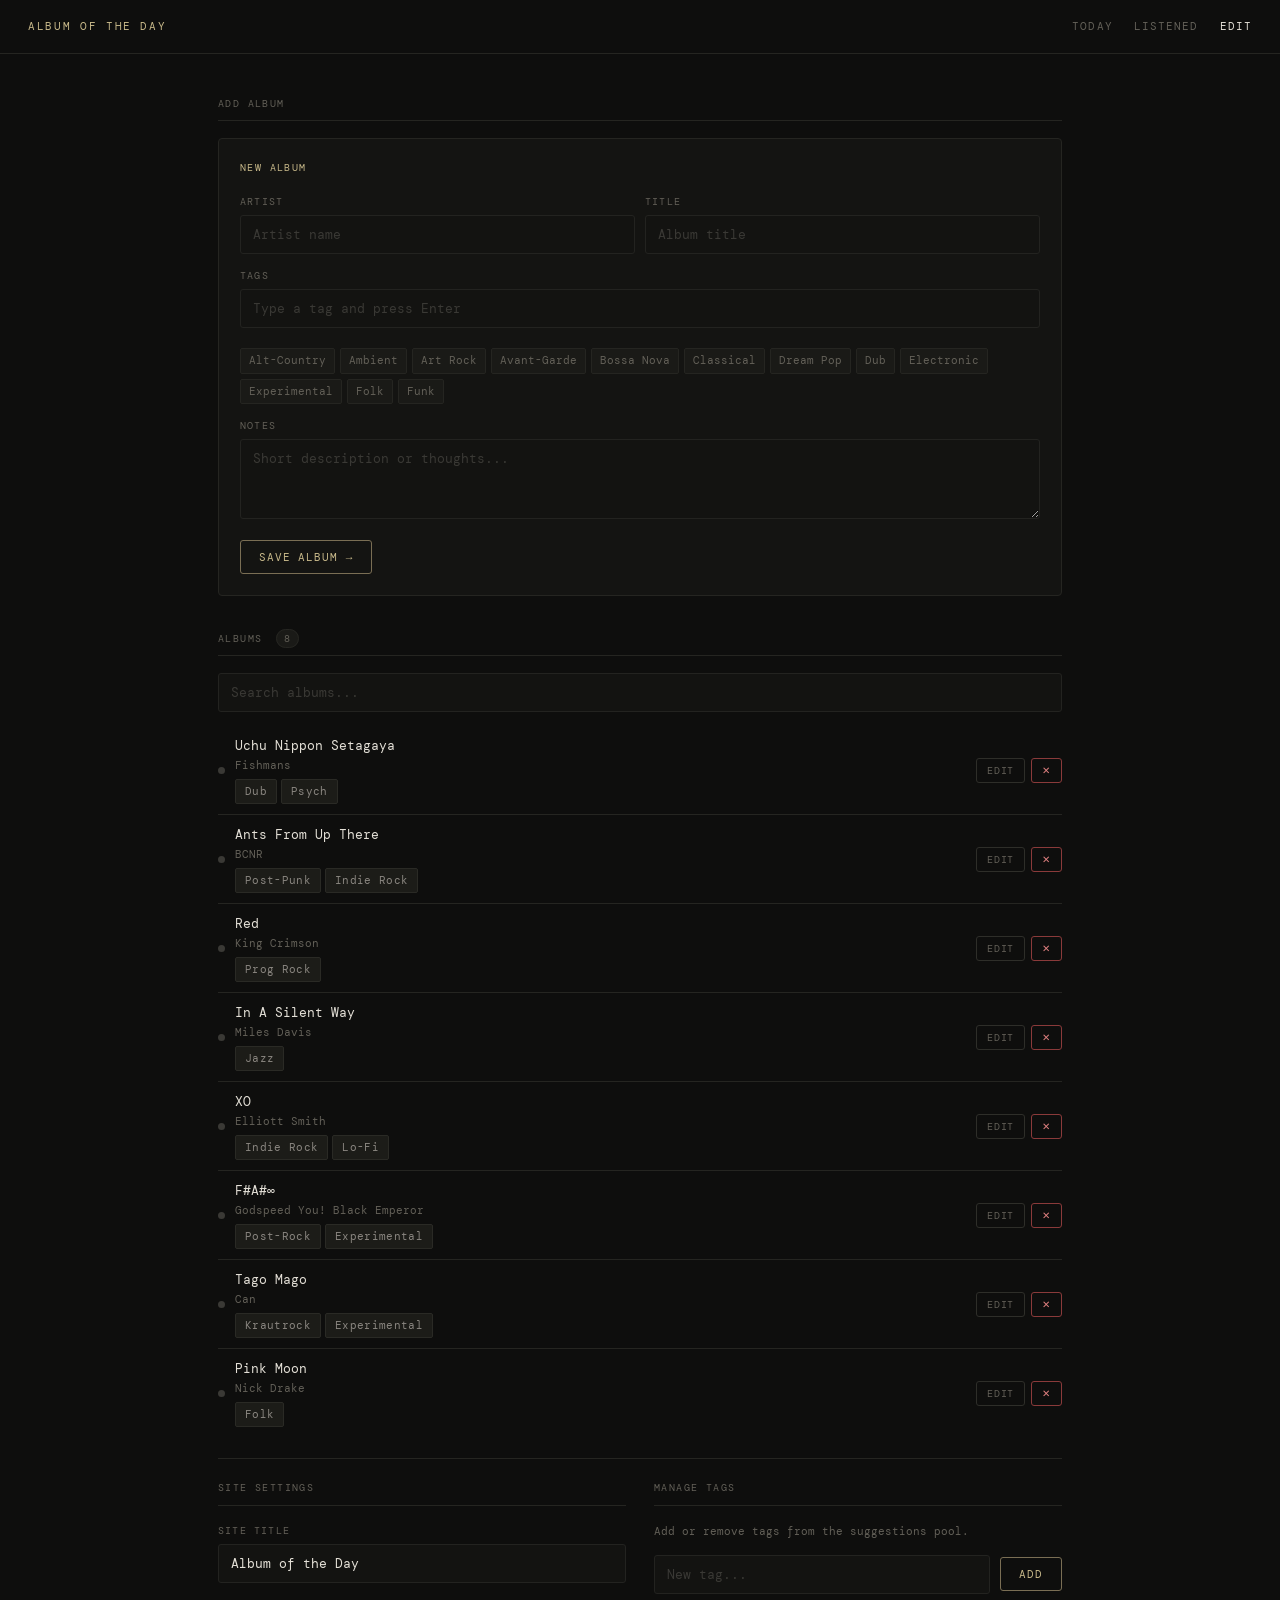
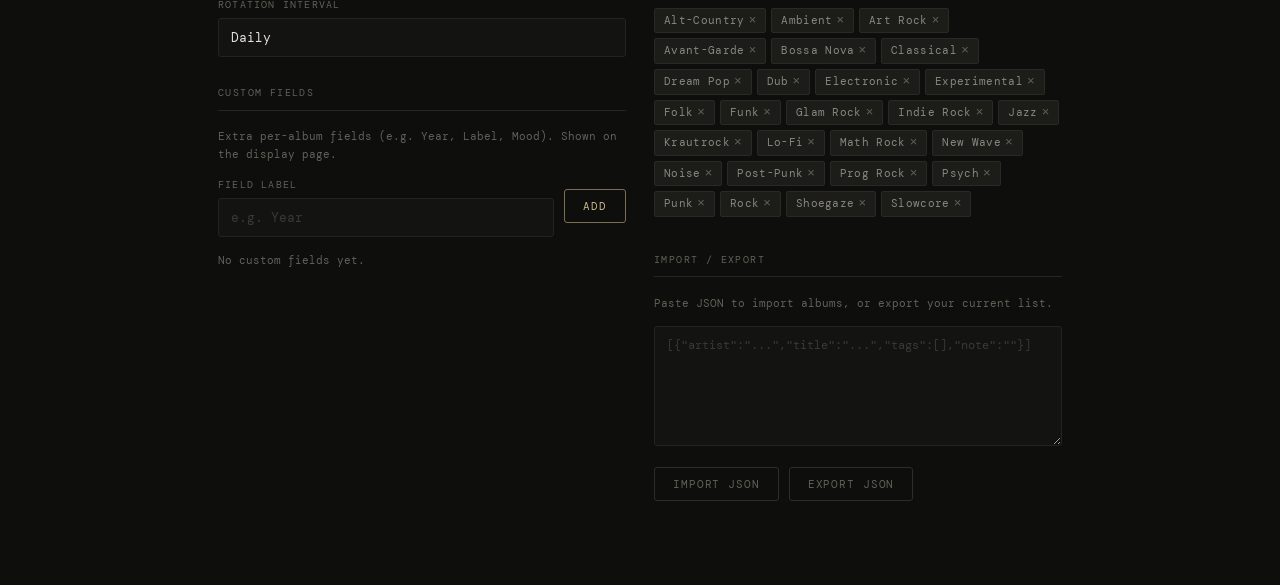
<file: admin.html>
<!DOCTYPE html>
<html lang="en">
<head>
<link rel="icon" type="image/png" href="Inhalerfixed.png">
<meta charset="UTF-8">
<meta name="viewport" content="width=device-width, initial-scale=1">
<title>Edit — Album of the Day</title>
<link rel="stylesheet" href="style.css">
<style>
  .admin-grid { display: grid; grid-template-columns: 1fr 1fr; gap: 2rem; }
  @media (max-width: 700px) { .admin-grid { grid-template-columns: 1fr; } }

  .album-list { margin-top: 1rem; }
  .album-row {
    display: flex; align-items: center; gap: 10px;
    padding: 10px 0; border-bottom: 1px solid var(--border);
  }
  .album-row:last-child { border-bottom: none; }
  .album-row-info { flex: 1; min-width: 0; }
  .album-row-title { font-size: 13px; color: var(--text); white-space: nowrap; overflow: hidden; text-overflow: ellipsis; }
  .album-row-artist { font-size: 11px; color: var(--muted); }
  .album-row-tags { display: flex; gap: 4px; flex-wrap: wrap; margin-top: 4px; }

  .heard-dot {
    width: 7px; height: 7px; border-radius: 50%;
    background: var(--success-text); flex-shrink: 0;
  }
  .unheard-dot {
    width: 7px; height: 7px; border-radius: 50%;
    background: var(--faint); flex-shrink: 0;
  }

  .tag-input-wrap { display: flex; gap: 6px; flex-wrap: wrap; align-items: center; }
  .tag-input-wrap input { flex: 1; min-width: 120px; }

  .tag-suggestions {
    display: flex; gap: 5px; flex-wrap: wrap; margin-top: 6px;
  }
  .tag-sug {
    font-size: 11px; padding: 3px 8px; border-radius: 2px;
    background: var(--surface2); color: var(--muted);
    border: 1px solid var(--border); cursor: pointer;
    transition: color 0.1s, border-color 0.1s;
  }
  .tag-sug:hover { color: var(--text); border-color: var(--faint); }

  .cf-list { margin-top: 0.75rem; }
  .cf-item {
    display: flex; justify-content: space-between; align-items: center;
    padding: 7px 0; border-bottom: 1px solid var(--border); font-size: 13px;
  }
  .cf-item:last-child { border-bottom: none; }

  .settings-row { display: flex; gap: 10px; align-items: flex-end; }
  .settings-row .field { flex: 1; margin-bottom: 0; }

  .search-bar { margin-bottom: 1rem; }
  .count-badge {
    font-size: 10px; padding: 2px 7px; border-radius: 99px;
    background: var(--surface2); color: var(--muted);
    border: 1px solid var(--border); margin-left: 6px;
  }

  /* album form panel */
  .form-panel {
    background: var(--surface); border: 1px solid var(--border);
    border-radius: 4px; padding: 1.5rem; margin-bottom: 1.5rem;
  }
  .form-panel-title {
    font-size: 10px; letter-spacing: 0.14em; text-transform: uppercase;
    color: var(--accent); margin-bottom: 1.25rem;
  }
  .two-col { display: grid; grid-template-columns: 1fr 1fr; gap: 10px; }
  @media (max-width: 500px) { .two-col { grid-template-columns: 1fr; } }

  #import-area { font-size: 12px; min-height: 120px; }
</style>
</head>
<body>
<nav class="nav">
  <a href="index.html" class="nav-brand" id="nav-title">Album of the Day</a>
  <div class="nav-links">
    <a href="index.html" class="nav-link">Today</a>
    <a href="listened.html" class="nav-link">Listened</a>
    <a href="admin.html" class="nav-link active">Edit</a>
  </div>
</nav>

<div class="page-wide">

  <!-- ── ADD / EDIT ALBUM ─────────────────────────────── -->
  <div class="section-head">Add Album</div>
  <div class="form-panel" id="album-form-panel">
    <div class="form-panel-title" id="form-panel-title">New Album</div>
    <input type="hidden" id="edit-id">
    <div class="two-col">
      <div class="field"><span class="label">Artist</span><input id="f-artist" placeholder="Artist name"></div>
      <div class="field"><span class="label">Title</span><input id="f-title" placeholder="Album title"></div>
    </div>
    <div class="field">
      <span class="label">Tags</span>
      <div class="tag-input-wrap">
        <input id="f-tag-input" placeholder="Type a tag and press Enter" onkeydown="tagKeydown(event)">
      </div>
      <div class="tags mt" id="f-tags-display"></div>
      <div class="tag-suggestions" id="f-tag-suggestions"></div>
    </div>
    <div class="field"><span class="label">Notes</span><textarea id="f-note" placeholder="Short description or thoughts..."></textarea></div>
    <div id="custom-field-inputs"></div>
    <div class="row mt">
      <button class="btn btn-accent" onclick="submitAlbum()">Save Album →</button>
      <button class="btn" onclick="cancelEdit()" id="cancel-btn" style="display:none">Cancel</button>
    </div>
  </div>

  <!-- ── ALBUM LIST ───────────────────────────────────── -->
  <div class="section-head">
    Albums
    <span class="count-badge" id="album-count">0</span>
  </div>
  <div class="search-bar">
    <input id="search" placeholder="Search albums..." oninput="renderAlbumList()">
  </div>
  <div class="album-list" id="album-list"></div>

  <hr>

  <!-- ── SETTINGS + CUSTOM FIELDS ─────────────────────── -->
  <div class="admin-grid">
    <div>
      <div class="section-head">Site Settings</div>
      <div class="field">
        <span class="label">Site Title</span>
        <input id="s-title" placeholder="Album of the Day" oninput="saveSettingsLive()">
      </div>
      <div class="field">
        <span class="label">Rotation Interval</span>
        <select id="s-interval" onchange="saveSettingsLive()">
          <option value="1">Daily</option>
          <option value="2">Every 2 days</option>
        </select>
      </div>

      <div class="section-head" style="margin-top:2rem">Custom Fields</div>
      <p class="text-xs text-muted" style="margin-bottom:1rem">Extra per-album fields (e.g. Year, Label, Mood). Shown on the display page.</p>
      <div class="settings-row">
        <div class="field"><span class="label">Field Label</span><input id="cf-label" placeholder="e.g. Year"></div>
        <button class="btn btn-accent" onclick="addCustomField()" style="margin-bottom:1rem">Add</button>
      </div>
      <div class="cf-list" id="cf-list"></div>
    </div>

    <div>
      <div class="section-head">Manage Tags</div>
      <p class="text-xs text-muted" style="margin-bottom:1rem">Add or remove tags from the suggestions pool.</p>
      <div class="row">
        <input id="new-tag" placeholder="New tag..." onkeydown="if(event.key==='Enter')addGlobalTag()">
        <button class="btn btn-accent" onclick="addGlobalTag()">Add</button>
      </div>
      <div class="tags mt" id="all-tags-display" style="margin-top:1rem"></div>

      <div class="section-head" style="margin-top:2.5rem">Import / Export</div>
      <p class="text-xs text-muted" style="margin-bottom:1rem">Paste JSON to import albums, or export your current list.</p>
      <textarea id="import-area" placeholder='[{"artist":"...","title":"...","tags":[],"note":""}]'></textarea>
      <div class="row mt">
        <button class="btn" onclick="importAlbums()">Import JSON</button>
        <button class="btn" onclick="exportAlbums()">Export JSON</button>
      </div>
    </div>
  </div>

</div>

<script src="data.js"></script>
<script>
// ── state ─────────────────────────────────────────────────
let formTags = [];
let editingId = null;

// ── init ──────────────────────────────────────────────────
function init() {
  const s = getSettings();
  document.getElementById('s-title').value = s.siteTitle || '';
  document.getElementById('s-interval').value = s.interval || 1;
  document.getElementById('nav-title').textContent = s.siteTitle || 'Album of the Day';
  renderAlbumList();
  renderCFList();
  renderAllTags();
  renderTagSuggestions();
  renderCustomFieldInputs();
}

// ── settings ──────────────────────────────────────────────
function saveSettingsLive() {
  const title = document.getElementById('s-title').value.trim();
  const interval = document.getElementById('s-interval').value;
  mergeSettings({ siteTitle: title || 'Album of the Day', interval: parseInt(interval) });
  document.getElementById('nav-title').textContent = title || 'Album of the Day';
}

// ── custom fields ─────────────────────────────────────────
function addCustomField() {
  const labelEl = document.getElementById('cf-label');
  const label = labelEl.value.trim();
  if (!label) return;
  const key = label.toLowerCase().replace(/\s+/g,'_').replace(/[^a-z0-9_]/g,'');
  const s = getSettings();
  const fields = s.customFields || [];
  if (fields.find(f => f.key === key)) { toast('Field already exists'); return; }
  fields.push({ key, label });
  mergeSettings({ customFields: fields });
  labelEl.value = '';
  renderCFList();
  renderCustomFieldInputs();
}

function removeCustomField(key) {
  const s = getSettings();
  mergeSettings({ customFields: (s.customFields||[]).filter(f => f.key !== key) });
  renderCFList();
  renderCustomFieldInputs();
}

function renderCFList() {
  const s = getSettings();
  const fields = s.customFields || [];
  const el = document.getElementById('cf-list');
  if (!fields.length) { el.innerHTML = '<span class="text-xs text-muted">No custom fields yet.</span>'; return; }
  el.innerHTML = fields.map(f => `
    <div class="cf-item">
      <span>${f.label} <span class="text-xs text-muted">(${f.key})</span></span>
      <button class="btn btn-sm btn-danger" onclick="removeCustomField('${f.key}')">Remove</button>
    </div>`).join('');
}

function renderCustomFieldInputs() {
  const s = getSettings();
  const fields = s.customFields || [];
  const el = document.getElementById('custom-field-inputs');
  if (!fields.length) { el.innerHTML = ''; return; }
  el.innerHTML = `<div class="two-col">` + fields.map(f => `
    <div class="field">
      <span class="label">${f.label}</span>
      <input id="cf-val-${f.key}" placeholder="${f.label}">
    </div>`).join('') + '</div>';
}

// ── tags ──────────────────────────────────────────────────
function tagKeydown(e) {
  if (e.key === 'Enter' || e.key === ',') {
    e.preventDefault();
    const val = e.target.value.trim().replace(/,$/, '');
    if (val) addFormTag(val);
    e.target.value = '';
    renderTagSuggestions();
  }
}

function addFormTag(tag) {
  const t = tag.trim();
  if (!t || formTags.includes(t)) return;
  formTags.push(t);
  renderFormTags();
}

function removeFormTag(tag) {
  formTags = formTags.filter(t => t !== tag);
  renderFormTags();
}

function renderFormTags() {
  document.getElementById('f-tags-display').innerHTML =
    formTags.map(t => `<span class="tag">${t}<button class="tag-remove" onclick="removeFormTag('${t}')">×</button></span>`).join('');
  renderTagSuggestions();
}

function renderTagSuggestions() {
  const s = getSettings();
  const all = s.allTags || [];
  const input = document.getElementById('f-tag-input')?.value.toLowerCase() || '';
  const filtered = all.filter(t => !formTags.includes(t) && (!input || t.toLowerCase().includes(input)));
  document.getElementById('f-tag-suggestions').innerHTML =
    filtered.slice(0, 12).map(t =>
      `<span class="tag-sug" onclick="addFormTag('${t}');document.getElementById('f-tag-input').value='';renderTagSuggestions()">${t}</span>`
    ).join('');
}

document.addEventListener('input', e => {
  if (e.target.id === 'f-tag-input') renderTagSuggestions();
});

function addGlobalTag() {
  const el = document.getElementById('new-tag');
  const tag = el.value.trim();
  if (!tag) return;
  const s = getSettings();
  const all = s.allTags || [];
  if (!all.includes(tag)) {
    all.push(tag);
    mergeSettings({ allTags: all });
  }
  el.value = '';
  renderAllTags();
  renderTagSuggestions();
}

function removeGlobalTag(tag) {
  const s = getSettings();
  mergeSettings({ allTags: (s.allTags||[]).filter(t => t !== tag) });
  renderAllTags();
  renderTagSuggestions();
}

function renderAllTags() {
  const s = getSettings();
  const all = (s.allTags || []).sort();
  document.getElementById('all-tags-display').innerHTML =
    all.map(t =>
      `<span class="tag">${t}<button class="tag-remove" onclick="removeGlobalTag('${t}')">×</button></span>`
    ).join('');
}

// ── album form ────────────────────────────────────────────
function cancelEdit() {
  editingId = null;
  formTags = [];
  document.getElementById('edit-id').value = '';
  document.getElementById('f-artist').value = '';
  document.getElementById('f-title').value = '';
  document.getElementById('f-note').value = '';
  document.getElementById('f-tag-input').value = '';
  renderFormTags();
  renderTagSuggestions();
  document.getElementById('form-panel-title').textContent = 'New Album';
  document.getElementById('cancel-btn').style.display = 'none';
  const s = getSettings();
  (s.customFields||[]).forEach(f => {
    const el = document.getElementById('cf-val-'+f.key);
    if (el) el.value = '';
  });
}

function editAlbum(id) {
  const albums = getAlbums();
  const a = albums.find(x => x.id === id);
  if (!a) return;
  editingId = id;
  formTags = [...(a.tags||[])];
  document.getElementById('edit-id').value = id;
  document.getElementById('f-artist').value = a.artist || '';
  document.getElementById('f-title').value = a.title || '';
  document.getElementById('f-note').value = a.note || '';
  document.getElementById('f-tag-input').value = '';
  renderFormTags();
  renderTagSuggestions();
  document.getElementById('form-panel-title').textContent = 'Editing: ' + a.title;
  document.getElementById('cancel-btn').style.display = '';
  const s = getSettings();
  (s.customFields||[]).forEach(f => {
    const el = document.getElementById('cf-val-'+f.key);
    if (el) el.value = (a.fields && a.fields[f.key]) || '';
  });
  document.getElementById('album-form-panel').scrollIntoView({ behavior: 'smooth', block: 'start' });
}

function submitAlbum() {
  const artist = document.getElementById('f-artist').value.trim();
  const title = document.getElementById('f-title').value.trim();
  if (!artist || !title) { toast('Artist and title are required'); return; }

  const note = document.getElementById('f-note').value.trim();
  const s = getSettings();
  const fields = {};
  (s.customFields||[]).forEach(f => {
    const el = document.getElementById('cf-val-'+f.key);
    if (el && el.value.trim()) fields[f.key] = el.value.trim();
  });

  const albums = getAlbums();
  if (editingId) {
    const idx = albums.findIndex(a => a.id === editingId);
    if (idx > -1) albums[idx] = { ...albums[idx], artist, title, tags: [...formTags], note, fields };
    toast('Album updated ✓');
  } else {
    albums.push({ id: uid(), artist, title, tags: [...formTags], note, fields });
    toast('Album added ✓');
  }
  saveAlbums(albums);
  cancelEdit();
  renderAlbumList();
}

function deleteAlbum(id) {
  if (!confirm('Delete this album?')) return;
  const albums = getAlbums().filter(a => a.id !== id);
  saveAlbums(albums);
  // also remove from listened
  const l = getListened();
  delete l[id];
  saveListened(l);
  if (editingId === id) cancelEdit();
  renderAlbumList();
  toast('Deleted');
}

function unmarkListened(id) {
  const l = getListened();
  delete l[id];
  saveListened(l);
  renderAlbumList();
  toast('Unmarked as listened');
}

// ── album list ────────────────────────────────────────────
function renderAlbumList() {
  const albums = getAlbums();
  const heard = getListened();
  const query = document.getElementById('search')?.value.toLowerCase() || '';
  document.getElementById('album-count').textContent = albums.length;

  const filtered = albums.filter(a =>
    !query ||
    a.title.toLowerCase().includes(query) ||
    a.artist.toLowerCase().includes(query) ||
    (a.tags||[]).some(t => t.toLowerCase().includes(query))
  );

  const el = document.getElementById('album-list');
  if (!filtered.length) {
    el.innerHTML = '<span class="text-xs text-muted">No albums match.</span>';
    return;
  }

  el.innerHTML = filtered.map(a => {
    const isHeard = !!heard[a.id];
    const tagsHtml = (a.tags||[]).map(t=>`<span class="tag">${t}</span>`).join('');
    return `
      <div class="album-row">
        <div class="${isHeard ? 'heard-dot' : 'unheard-dot'}" title="${isHeard ? 'Listened' : 'Unheard'}"></div>
        <div class="album-row-info">
          <div class="album-row-title">${a.title}</div>
          <div class="album-row-artist">${a.artist}</div>
          ${tagsHtml ? `<div class="album-row-tags">${tagsHtml}</div>` : ''}
        </div>
        <div class="row gap-sm">
          ${isHeard ? `<button class="btn btn-sm" onclick="unmarkListened('${a.id}')" title="Unmark listened">↩</button>` : ''}
          <button class="btn btn-sm" onclick="editAlbum('${a.id}')">Edit</button>
          <button class="btn btn-sm btn-danger" onclick="deleteAlbum('${a.id}')">✕</button>
        </div>
      </div>`;
  }).join('');
}

// ── import / export ───────────────────────────────────────
function importAlbums() {
  const raw = document.getElementById('import-area').value.trim();
  if (!raw) return;
  try {
    const parsed = JSON.parse(raw);
    if (!Array.isArray(parsed)) throw new Error('Expected an array');
    const existing = getAlbums();
    const imported = parsed.map(a => ({
      id: uid(),
      artist: a.artist || '',
      title: a.title || '',
      tags: a.tags || [],
      note: a.note || '',
      fields: a.fields || {},
    }));
    saveAlbums([...existing, ...imported]);
    document.getElementById('import-area').value = '';
    renderAlbumList();
    toast(`Imported ${imported.length} album${imported.length===1?'':'s'} ✓`);
  } catch(e) {
    toast('Invalid JSON — ' + e.message);
  }
}

function exportAlbums() {
  const albums = getAlbums();
  document.getElementById('import-area').value = JSON.stringify(albums, null, 2);
  toast('Exported to text box — copy it out');
}

function toast(msg) {
  const t = document.createElement('div');
  t.className = 'toast'; t.textContent = msg;
  document.body.appendChild(t);
  setTimeout(() => t.remove(), 2200);
}

init();
</script>
</body>
</html>
</file>
<file: style.css>
@import url('https://fonts.googleapis.com/css2?family=DM+Serif+Display:ital@0;1&family=DM+Mono:wght@400;500&display=swap');

*, *::before, *::after { box-sizing: border-box; margin: 0; padding: 0; }

:root {
  --bg:          #0e0e0d;
  --surface:     #141412;
  --surface2:    #1a1a17;
  --border:      #252521;
  --border2:     #2e2e29;
  --text:        #e4e0d7;
  --muted:       #636058;
  --faint:       #3a3935;
  --accent:      #c8b98a;
  --accent-dim:  #7a6e54;
  --danger:      #8a3a3a;
  --danger-text: #e08080;
  --success:     #3a6a3a;
  --success-text:#80c080;
  --tag-bg:      #1c1c18;
  --tag-text:    #8a8680;
  --tag-border:  #2a2a25;
  --input-bg:    #131311;
  --input-border:#232320;
  --input-focus: #3a3830;
}

html, body {
  min-height: 100vh;
  background: var(--bg);
  color: var(--text);
  font-family: 'DM Mono', monospace;
  font-size: 14px;
  line-height: 1.6;
}

/* ── nav ───────────────────────────────────── */
.nav {
  display: flex;
  justify-content: space-between;
  align-items: center;
  padding: 1.25rem 2rem;
  border-bottom: 1px solid var(--border);
  position: sticky; top: 0;
  background: var(--bg);
  z-index: 100;
}
.nav-brand {
  font-size: 11px; letter-spacing: 0.15em;
  text-transform: uppercase; color: var(--accent);
  text-decoration: none;
}
.nav-links { display: flex; gap: 1.5rem; }
.nav-link {
  font-size: 11px; letter-spacing: 0.1em; text-transform: uppercase;
  color: var(--muted); text-decoration: none;
  transition: color 0.15s;
}
.nav-link:hover, .nav-link.active { color: var(--text); }

/* ── page container ────────────────────────── */
.page { max-width: 660px; margin: 0 auto; padding: 3rem 2rem 6rem; }
.page-wide { max-width: 900px; margin: 0 auto; padding: 3rem 2rem 6rem; }

/* ── typography ────────────────────────────── */
.serif {
  font-family: 'DM Serif Display', Georgia, serif;
  font-style: italic;
}
.label {
  font-size: 10px; letter-spacing: 0.12em; text-transform: uppercase;
  color: var(--muted);
}
.section-head {
  font-size: 10px; letter-spacing: 0.14em; text-transform: uppercase;
  color: var(--muted); border-bottom: 1px solid var(--border);
  padding-bottom: 0.6rem; margin-bottom: 1.25rem; margin-top: 2.5rem;
}
.section-head:first-child { margin-top: 0; }

/* ── inputs ────────────────────────────────── */
input, textarea, select {
  width: 100%; background: var(--input-bg);
  border: 1px solid var(--input-border);
  color: var(--text); font-family: 'DM Mono', monospace;
  font-size: 13px; padding: 10px 12px;
  border-radius: 3px; outline: none;
  transition: border-color 0.15s;
  appearance: none;
}
input:focus, textarea:focus, select:focus {
  border-color: var(--input-focus);
}
input::placeholder, textarea::placeholder { color: var(--faint); }
textarea { resize: vertical; min-height: 80px; }
select { cursor: pointer; }
select option { background: #1a1a17; }

.field { margin-bottom: 1rem; }
.field > .label { display: block; margin-bottom: 5px; }

/* ── buttons ───────────────────────────────── */
.btn {
  font-family: 'DM Mono', monospace;
  font-size: 11px; letter-spacing: 0.08em; text-transform: uppercase;
  background: transparent; border: 1px solid var(--border2);
  color: var(--muted); padding: 9px 18px; cursor: pointer;
  border-radius: 3px; transition: color 0.15s, border-color 0.15s;
  white-space: nowrap;
}
.btn:hover { color: var(--text); border-color: var(--faint); }
.btn-accent {
  border-color: var(--accent-dim); color: var(--accent);
}
.btn-accent:hover { border-color: var(--accent); }
.btn-danger { border-color: var(--danger); color: var(--danger-text); }
.btn-danger:hover { background: rgba(138,58,58,0.1); }
.btn-sm { padding: 5px 10px; font-size: 10px; }
.btn-icon { padding: 6px 8px; line-height: 1; }

/* ── tags ──────────────────────────────────── */
.tags { display: flex; gap: 5px; flex-wrap: wrap; }
.tag {
  font-size: 11px; padding: 3px 9px; border-radius: 2px;
  background: var(--tag-bg); color: var(--tag-text);
  border: 1px solid var(--tag-border); letter-spacing: 0.03em;
  white-space: nowrap;
}
.tag-remove {
  background: none; border: none; color: var(--muted);
  cursor: pointer; font-size: 13px; line-height: 1;
  padding: 0 0 0 4px; transition: color 0.1s;
}
.tag-remove:hover { color: var(--danger-text); }

/* ── cards ─────────────────────────────────── */
.card {
  background: var(--surface); border: 1px solid var(--border);
  border-radius: 4px; padding: 1.25rem 1.5rem;
}
.card + .card { margin-top: 10px; }

/* ── star rating ───────────────────────────── */
.stars { display: flex; gap: 4px; }
.star {
  font-size: 18px; cursor: pointer; color: var(--faint);
  transition: color 0.1s; line-height: 1; background: none;
  border: none; padding: 0;
}
.star.on { color: var(--accent); }
.star:hover { color: var(--accent); }

/* ── misc ──────────────────────────────────── */
.row { display: flex; gap: 10px; align-items: center; }
.row-between { display: flex; justify-content: space-between; align-items: center; gap: 8px; }
.gap-sm { gap: 6px; }
.mt { margin-top: 1rem; }
.mt2 { margin-top: 2rem; }
.text-muted { color: var(--muted); }
.text-accent { color: var(--accent); }
.text-danger { color: var(--danger-text); }
.text-sm { font-size: 12px; }
.text-xs { font-size: 11px; }
hr { border: none; border-top: 1px solid var(--border); margin: 1.5rem 0; }

.fade { animation: fadein 0.3s ease forwards; }
@keyframes fadein { from { opacity:0; transform:translateY(4px); } to { opacity:1; transform:translateY(0); } }

.toast {
  position: fixed; bottom: 2rem; right: 2rem;
  background: var(--surface2); border: 1px solid var(--border2);
  color: var(--text); font-size: 12px; padding: 10px 18px;
  border-radius: 3px; z-index: 999;
  animation: fadein 0.2s ease;
}
</file>
